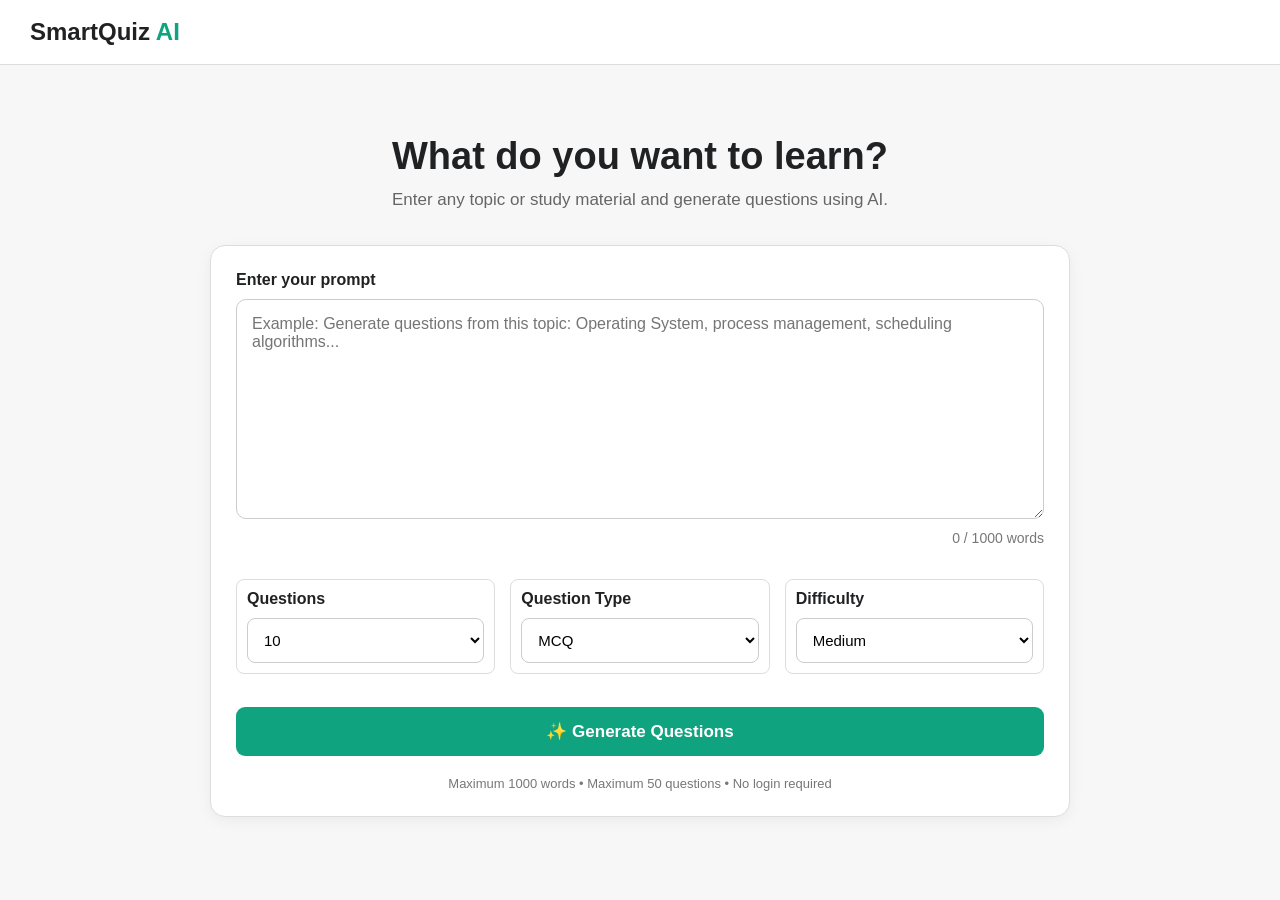
<file: templates/index_backup.html>
<!DOCTYPE html>
<html lang="en">
<head>
    <meta charset="UTF-8">
    <meta name="viewport" content="width=device-width, initial-scale=1.0">

    <title>SmartQuiz AI</title>

    <style>
        * {
            box-sizing: border-box;
            margin: 0;
            padding: 0;
            font-family: Arial, sans-serif;
        }

        body {
            min-height: 100vh;
            background: #f7f7f8;
            color: #202123;
        }

        .header {
            height: 65px;
            background: #ffffff;
            border-bottom: 1px solid #ddd;
            display: flex;
            align-items: center;
            padding: 0 30px;
        }

        .logo {
            font-size: 24px;
            font-weight: bold;
        }

        .logo span {
            color: #10a37f;
        }

        .container {
            max-width: 900px;
            margin: 50px auto;
            padding: 20px;
        }

        .welcome {
            text-align: center;
            margin-bottom: 35px;
        }

        .welcome h1 {
            font-size: 38px;
            margin-bottom: 12px;
        }

        .welcome p {
            color: #666;
            font-size: 17px;
        }

        .card {
            background: white;
            border: 1px solid #ddd;
            border-radius: 15px;
            padding: 25px;
            box-shadow: 0 4px 15px rgba(0,0,0,0.05);
        }

        label {
            display: block;
            font-weight: bold;
            margin-bottom: 10px;
        }

        textarea {
            width: 100%;
            height: 220px;
            resize: vertical;
            border: 1px solid #ccc;
            border-radius: 10px;
            padding: 15px;
            font-size: 16px;
            outline: none;
        }

        textarea:focus {
            border-color: #10a37f;
        }

        .word-count {
            text-align: right;
            color: #777;
            margin-top: 7px;
            font-size: 14px;
        }

        .options {
            display: grid;
            grid-template-columns: repeat(3, 1fr);
            gap: 15px;
            margin-top: 25px;
        }

        .option select {
            width: 100%;
            padding: 12px;
            border: 1px solid #ccc;
            border-radius: 8px;
            font-size: 15px;
            background: white;
        }

        .generate-btn {
            width: 100%;
            margin-top: 25px;
            padding: 14px;
            border: none;
            border-radius: 9px;
            background: #10a37f;
            color: white;
            font-size: 17px;
            font-weight: bold;
            cursor: pointer;
        }

        .generate-btn:hover {
            background: #0d8f70;
        }

        .info {
            text-align: center;
            margin-top: 20px;
            color: #777;
            font-size: 13px;
        }

        @media (max-width: 700px) {
            .options {
                grid-template-columns: 1fr;
            }

            .welcome h1 {
                font-size: 30px;
            }

            .container {
                margin: 25px auto;
            }
        }
        .quiz-section {
    max-width: 900px;
    margin: 30px auto;
    padding: 25px;
    background: white;
    border: 1px solid #ddd;
    border-radius: 15px;
}

.quiz-section h2 {
    margin-bottom: 25px;
}

.question-card {
    border: 1px solid #ddd;
    border-radius: 12px;
    padding: 20px;
    margin-bottom: 20px;
}

.question-card h3 {
    margin-bottom: 15px;
}

.option {
    display: block;
    padding: 10px;
    margin: 8px 0;
    border: 1px solid #ddd;
    border-radius: 8px;
    cursor: pointer;
}

.option:hover {
    background: #f5f5f5;
}

.submit-btn {
    width: 100%;
    padding: 14px;
    border: none;
    border-radius: 9px;
    background: #10a37f;
    color: white;
    font-size: 17px;
    font-weight: bold;
    cursor: pointer;
}

.result-box {
    margin-top: 20px;
    padding: 20px;
    border-radius: 10px;
    background: #f7f7f8;
    font-size: 18px;
    font-weight: bold;
}
    </style>
</head>

<body>

    <header class="header">
        <div class="logo">
            SmartQuiz <span>AI</span>
        </div>
    </header>

    <main class="container">

        <div class="welcome">
            <h1>What do you want to learn?</h1>
            <p>Enter any topic or study material and generate questions using AI.</p>
        </div>

        <div class="card">

            <label for="prompt">
                Enter your prompt
            </label>

            <textarea
                id="prompt"
                maxlength="10000"
                placeholder="Example: Generate questions from this topic: Operating System, process management, scheduling algorithms..."
            ></textarea>

            <div class="word-count">
                <span id="wordCount">0</span> / 1000 words
            </div>

            <div class="options">

                <div class="option">
                    <label>Questions</label>

                    <select id="questionCount">
                        <option value="5">5</option>
                        <option value="10" selected>10</option>
                        <option value="20">20</option>
                        <option value="30">30</option>
                        <option value="40">40</option>
                        <option value="50">50</option>
                    </select>
                </div>

                <div class="option">
                    <label>Question Type</label>

                    <select id="questionType">
                        <option value="mcq">MCQ</option>
                        <option value="true_false">True / False</option>
                        <option value="short_answer">Short Answer</option>
                    </select>
                </div>

                <div class="option">
                    <label>Difficulty</label>

                    <select id="difficulty">
                        <option value="easy">Easy</option>
                        <option value="medium" selected>Medium</option>
                        <option value="hard">Hard</option>
                    </select>
                </div>

            </div>

            <button class="generate-btn" onclick="generateQuestions()">
                ✨ Generate Questions
            </button>

            <div class="info">
                Maximum 1000 words • Maximum 50 questions • No login required
            </div>

        </div>
<div id="quizSection" class="quiz-section" style="display: none;">

    <h2>Your AI Generated Quiz</h2>

    <div id="quizContainer"></div>

    <button class="submit-btn" onclick="submitQuiz()">
        Submit Quiz
    </button>

    <div id="resultBox" class="result-box"></div>

</div>
    </main>
<script>

const promptBox = document.getElementById("prompt");
const wordCount = document.getElementById("wordCount");

promptBox.addEventListener("input", function () {

    let words = this.value.trim().split(/\s+/);

    if (this.value.trim() === "") {
        wordCount.textContent = 0;
        return;
    }

    if (words.length > 1000) {
        words = words.slice(0, 1000);
        this.value = words.join(" ");
    }

    wordCount.textContent = words.length;
});


let generatedQuestions = [];


async function generateQuestions() {

    const prompt = promptBox.value.trim();

    const questionCount =
        document.getElementById("questionCount").value;

    const questionType =
        document.getElementById("questionType").value;

    const difficulty =
        document.getElementById("difficulty").value;


    if (prompt === "") {
        alert("Please enter a prompt first.");
        return;
    }


    const button = document.querySelector(".generate-btn");

    button.disabled = true;
    button.textContent = "Generating...";


    try {

        const response = await fetch("/generate", {

            method: "POST",

            headers: {
                "Content-Type": "application/json"
            },

            body: JSON.stringify({

                prompt: prompt,
                questionCount: questionCount,
                questionType: questionType,
                difficulty: difficulty

            })

        });


        const data = await response.json();


        if (!response.ok) {
            throw new Error(data.error || "Something went wrong.");
        }


        generatedQuestions = data.questions;

        displayQuiz(generatedQuestions);


    } catch (error) {

        alert("Error: " + error.message);

    } finally {

        button.disabled = false;
        button.textContent = "✨ Generate Questions";

    }

}


function displayQuiz(questions) {

    const quizSection =
        document.getElementById("quizSection");

    const quizContainer =
        document.getElementById("quizContainer");


    quizContainer.innerHTML = "";


    questions.forEach((q, index) => {

        const card = document.createElement("div");

        card.className = "question-card";


        card.innerHTML = `

            <h3>
                Question ${index + 1}: ${q.question}
            </h3>

            ${q.options.map((option, optionIndex) => `

                <label class="option">

                    <input
                        type="radio"
                        name="question${index}"
                        value="${optionIndex}"
                    >

                    ${option}

                </label>

            `).join("")}

        `;


        quizContainer.appendChild(card);

    });


    document.getElementById("resultBox").innerHTML = "";


    quizSection.style.display = "block";


    quizSection.scrollIntoView({
        behavior: "smooth"
    });

}


function submitQuiz() {

    let correct = 0;
    let attempted = 0;


    generatedQuestions.forEach((q, index) => {

        const selected =
            document.querySelector(
                `input[name="question${index}"]:checked`
            );


        if (selected) {

            attempted++;


            const selectedOption =
                q.options[parseInt(selected.value)];


            if (selectedOption === q.answer) {
                correct++;
            }

        }

    });


    const total = generatedQuestions.length;

    const wrong = attempted - correct;

    const percentage =
        total > 0
        ? Math.round((correct / total) * 100)
        : 0;


    document.getElementById("resultBox").innerHTML = `

        <h2>🎯 Quiz Result</h2>

        <p>Total Questions: ${total}</p>

        <p>Attempted: ${attempted}</p>

        <p>Correct: ${correct}</p>

        <p>Wrong: ${wrong}</p>

        <p>Score: ${correct} / ${total}</p>

        <p>Percentage: ${percentage}%</p>

    `;

}

</script>
    

</body>

</html>
</file>
